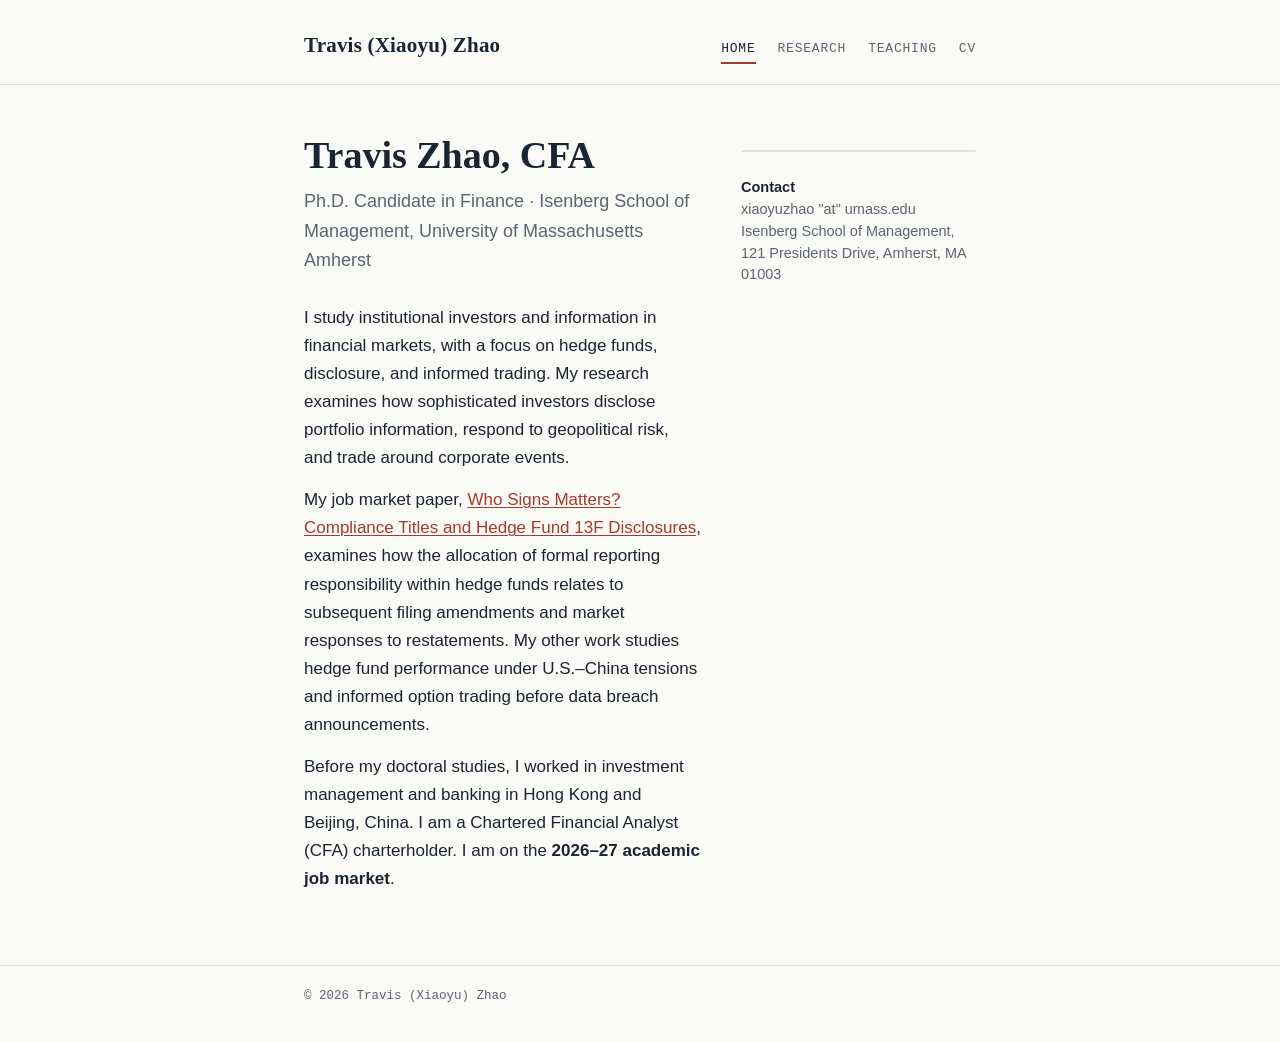
<file: index.html>
<!DOCTYPE html>
<html lang="en">
<head>
<meta charset="UTF-8">
<meta name="google-site-verification" content="uP5AOf_Pv65AlvkQ940kmf3sbak5DXpjD-783DQnp3Y" />
<meta name="viewport" content="width=device-width, initial-scale=1.0">
<title>Travis Zhao — Finance Ph.D. Candidate, UMass Amherst</title>
<meta name="description" content="Travis (Xiaoyu) Zhao, CFA. Finance Ph.D. candidate at the Isenberg School of Management, University of Massachusetts Amherst. On the 2026–27 academic job market. Research on hedge funds, governance, financial disclosure, geopolitical risk, and informed trading.">
<link rel="preconnect" href="https://fonts.googleapis.com">
<link href="https://fonts.googleapis.com/css2?family=Spectral:wght@400;600&family=Source+Sans+3:wght@400;600&family=IBM+Plex+Mono:wght@400;500&display=swap" rel="stylesheet">
<link rel="stylesheet" href="style.css">
<meta http-equiv="refresh" content="0; url=https://traviszhao1128.github.io/">
<link rel="canonical" href="https://traviszhao1128.github.io/">
</head>
<body>

<header>
  <div class="wrap header-inner">
    <a class="brand" href="index.html">
      <span class="brand-name">Travis (Xiaoyu) Zhao</span>
    </a>
    <nav aria-label="Main">
      <a href="index.html" aria-current="page">Home</a>
      <a href="research.html">Research</a>
      <a href="teaching.html">Teaching</a>
      <a href="cv.html">CV</a>
    </nav>
  </div>
</header>

<main>
    <div class="wrap">
    <div class="hero">
      <div class="hero-text">
        <h1>Travis Zhao, CFA</h1>
        <p class="subtitle">Ph.D. Candidate in Finance · Isenberg School of Management, University of Massachusetts Amherst</p>
        <p>I study institutional investors and information in financial markets, with a focus on hedge funds, disclosure, and informed trading. My research examines how sophisticated investors disclose portfolio information, respond to geopolitical risk, and trade around corporate events.</p>
        <p>My job market paper, <a href="research.html">Who Signs Matters? Compliance Titles and Hedge Fund 13F Disclosures</a>, examines how the allocation of formal reporting responsibility within hedge funds relates to subsequent filing amendments and market responses to restatements. My other work studies hedge fund performance under U.S.–China tensions and informed option trading before data breach announcements.</p>
        <p>Before my doctoral studies, I worked in investment management and banking in Hong Kong and Beijing, China. I am a Chartered Financial Analyst (CFA) charterholder. I am on the <strong>2026–27 academic job market</strong>.</p>
      </div>
      <div class="hero-side">
        <img class="headshot" src="assets/Zhao_headshot.jpg" alt="Travis (Xiaoyu) Zhao">
        <div class="contact-block">
          <p><strong>Contact</strong><br>
          xiaoyuzhao "at" umass.edu<br>
          Isenberg School of Management, 121 Presidents Drive, Amherst, MA 01003</p>
        </div>
      </div>
    </div>
  </div>
</main>

<footer>
  <div class="wrap">© 2026 Travis (Xiaoyu) Zhao</div>
</footer>

</body>
</html>
</file>
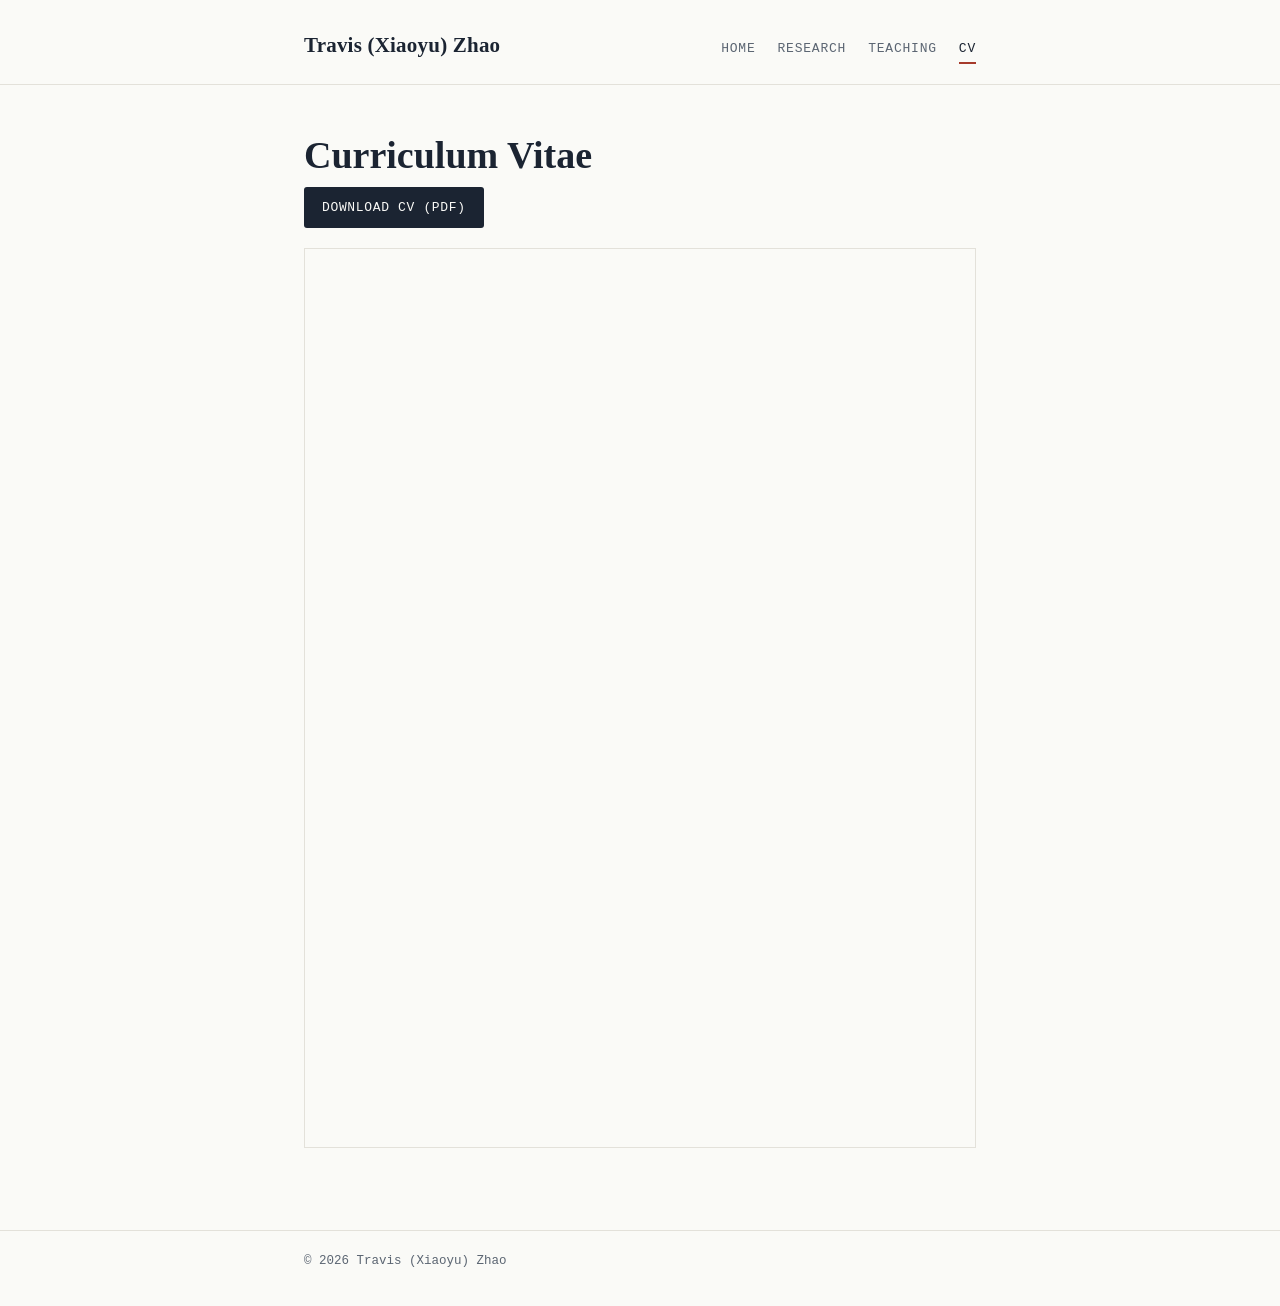
<file: cv.html>
<!DOCTYPE html>
<html lang="en">
<head>
<meta charset="UTF-8">
<meta name="viewport" content="width=device-width, initial-scale=1.0">
<title>CV — Travis (Xiaoyu) Zhao</title>
<meta name="description" content="Curriculum vitae of Travis (Xiaoyu) Zhao, Finance Ph.D. candidate at UMass Amherst.">
<link rel="preconnect" href="https://fonts.googleapis.com">
<link href="https://fonts.googleapis.com/css2?family=Spectral:wght@400;600&family=Source+Sans+3:wght@400;600&family=IBM+Plex+Mono:wght@400;500&display=swap" rel="stylesheet">
<link rel="stylesheet" href="style.css">
<meta http-equiv="refresh" content="0; url=https://traviszhao1128.github.io/cv.html">
<link rel="canonical" href="https://traviszhao1128.github.io/cv.html">
</head>
<body>

<header>
  <div class="wrap header-inner">
    <a class="brand" href="index.html">
      <span class="brand-name">Travis (Xiaoyu) Zhao</span>
    </a>
    <nav aria-label="Main">
      <a href="index.html">Home</a>
      <a href="research.html">Research</a>
      <a href="teaching.html">Teaching</a>
      <a href="cv.html" aria-current="page">CV</a>
    </nav>
  </div>
</header>

<main>
  <div class="wrap">
    <h1>Curriculum Vitae</h1>

    <p><a class="btn" href="assets/Zhao_CV.pdf">Download CV (PDF)</a></p>

    <object class="cv-frame" data="assets/Zhao_CV.pdf" type="application/pdf" aria-label="Embedded CV PDF">
      <p>Your browser cannot display the embedded PDF. <a href="assets/Zhao_CV.pdf">Download the CV</a> instead.</p>
    </object>
  </div>
</main>

<footer>
  <div class="wrap">© 2026 Travis (Xiaoyu) Zhao</div>
</footer>

</body>
</html>
</file>
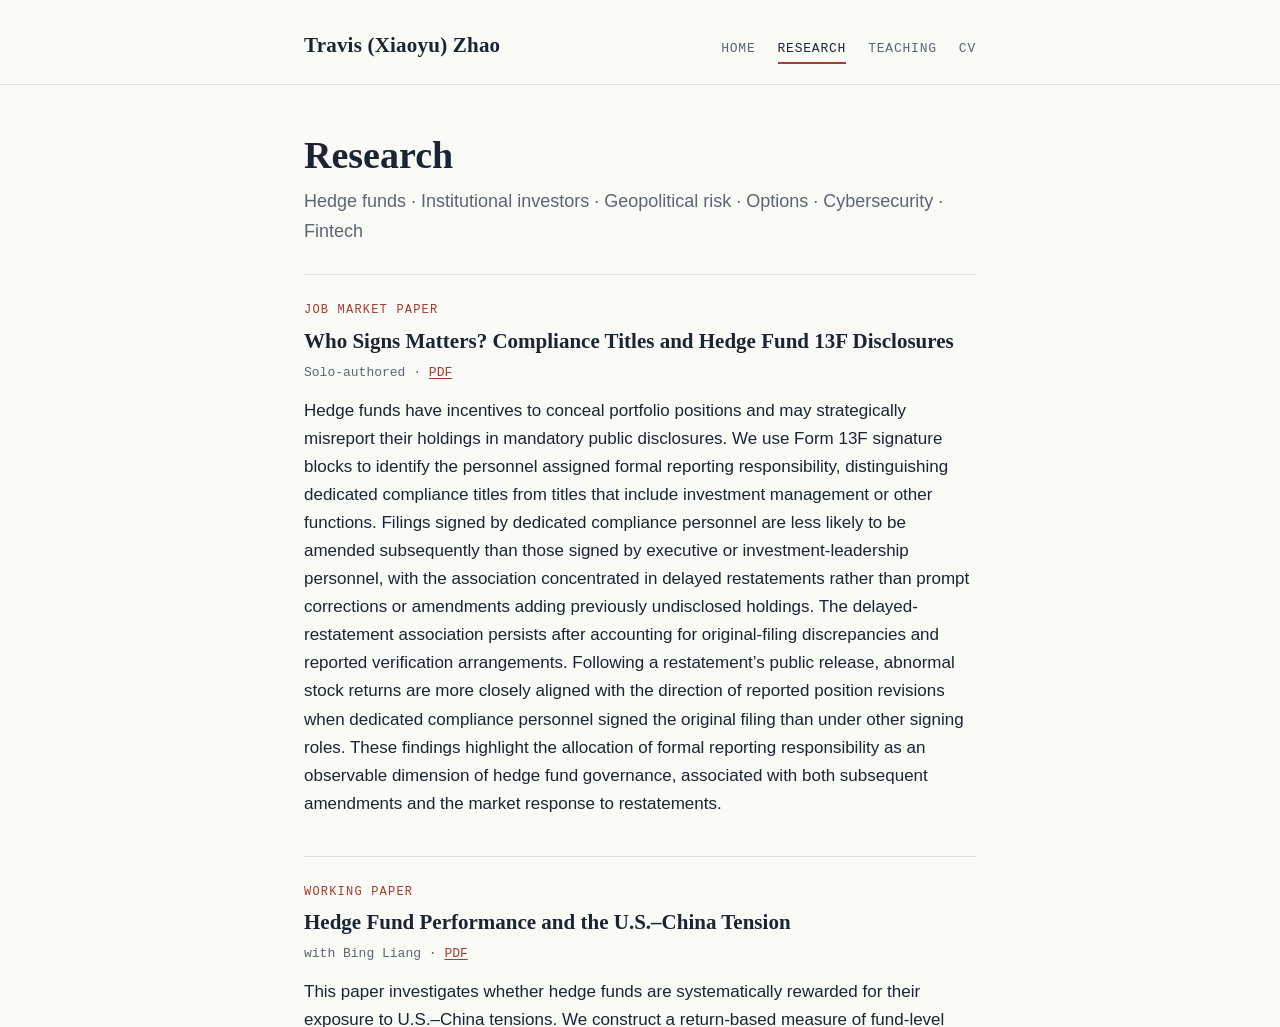
<file: research.html>
<!DOCTYPE html>
<html lang="en">
<head>
<meta charset="UTF-8">
<meta name="viewport" content="width=device-width, initial-scale=1.0">
<title>Research — Travis (Xiaoyu) Zhao</title>
<meta name="description" content="Job market paper, working papers, and research in progress by Travis (Xiaoyu) Zhao: hedge fund compliance and 13F disclosures, U.S.–China tension, and informed option trading around data breaches.">
<link rel="preconnect" href="https://fonts.googleapis.com">
<link href="https://fonts.googleapis.com/css2?family=Spectral:wght@400;600&family=Source+Sans+3:wght@400;600&family=IBM+Plex+Mono:wght@400;500&display=swap" rel="stylesheet">
<link rel="stylesheet" href="style.css">
<meta http-equiv="refresh" content="0; url=https://traviszhao1128.github.io/research.html">
<link rel="canonical" href="https://traviszhao1128.github.io/research.html">
</head>
<body>

<header>
  <div class="wrap header-inner">
    <a class="brand" href="index.html">
      <span class="brand-name">Travis (Xiaoyu) Zhao</span>
    </a>
    <nav aria-label="Main">
      <a href="index.html">Home</a>
      <a href="research.html" aria-current="page">Research</a>
      <a href="teaching.html">Teaching</a>
      <a href="cv.html">CV</a>
    </nav>
  </div>
</header>

<main>
  <div class="wrap">
    <h1>Research</h1>
    <p class="subtitle">Hedge funds · Institutional investors · Geopolitical risk · Options · Cybersecurity · Fintech</p>

    <article class="paper">
      <span class="eyebrow">Job Market Paper</span>
      <h3>Who Signs Matters? Compliance Titles and Hedge Fund 13F Disclosures</h3>
      <p class="meta">Solo-authored · <a href="papers/Who%20Signs%20Matters%3F%20Compliance%20Titles%20and%20Hedge%20Fund%2013F%20Disclosures.pdf">PDF</a></p>
      <p class="abstract">Hedge funds have incentives to conceal portfolio positions and may strategically misreport their holdings in mandatory public disclosures. We use Form 13F signature blocks to identify the personnel assigned formal reporting responsibility, distinguishing dedicated compliance titles from titles that include investment management or other functions. Filings signed by dedicated compliance personnel are less likely to be amended subsequently than those signed by executive or investment-leadership personnel, with the association concentrated in delayed restatements rather than prompt corrections or amendments adding previously undisclosed holdings. The delayed-restatement association persists after accounting for original-filing discrepancies and reported verification arrangements. Following a restatement’s public release, abnormal stock returns are more closely aligned with the direction of reported position revisions when dedicated compliance personnel signed the original filing than under other signing roles. These findings highlight the allocation of formal reporting responsibility as an observable dimension of hedge fund governance, associated with both subsequent amendments and the market response to restatements.</p>
    </article>

    <article class="paper">
      <span class="eyebrow">Working Paper</span>
      <h3>Hedge Fund Performance and the U.S.–China Tension</h3>
      <p class="meta">with Bing Liang · <a href="papers/HFUCT.pdf">PDF</a></p>
      <p class="abstract">This paper investigates whether hedge funds are systematically rewarded for their exposure to U.S.–China tensions. We construct a return-based measure of fund-level exposure (“tension beta”) using a novel news-based index of U.S.–China tension orthogonalized to macroeconomic and policy uncertainty. We find that funds with higher tension betas earn significantly higher out-of-sample excess returns and risk-adjusted alphas. This positive relation cannot be explained by conventional risk factors or fund characteristics. Form 13F holdings show that manager families with more hedge-like fund-return exposure also hold long-equity portfolios with more favorable sensitivity to rising tension. We further show that a subset of directional and semi-directional funds actively time U.S.–China tension: they maintain higher exposure in normal periods but strategically reduce exposure during high-tension episodes. In contrast, non-directional funds show no evidence of tension timing.</p>
      <details>
        <summary>Presentations</summary>
        <ul>
          <li>SoFiE Annual Conference, 2026</li>
          <li>EFA Annual Conference, 2026</li>
          <li>SWFA Annual Conference, 2026</li>
          <li>5th Frontiers of Factor Investing Conference, Lancaster University, 2026</li>
          <li>10th Annual Volatility Institute Conference, NYU Shanghai, 2025</li>
          <li>2nd Annual Boca Finance and Real Estate Conference, Florida Atlantic University, 2025</li>
        </ul>
      </details>
    </article>

    <article class="paper">
      <span class="eyebrow">Working Paper</span>
      <h3>Informed Option Trading: Evidence from Data Breaches</h3>
      <p class="meta">Solo-authored · <a href="papers/Zhao_Informed_Option_Trading_Data_Breaches.pdf">PDF</a></p>
      <p class="abstract">This paper investigates the information content of options trading before data breach announcements. I document abnormal implied volatility skew in the days leading up to the announcements. This measure captures the relative expensiveness of put options and predicts the post-announcement returns of the stocks. The finding is robust to a placebo test and a propensity score matched sample. Moreover, the predictive power of the implied volatility skew is stronger when the option market is more liquid relative to the stock market, and when the underlying stock underperforms prior to the announcements. Overall, the results confirm the information content of data breach announcements and suggest the presence of informed option trading before such events.</p>
      <details>
        <summary>Presentations</summary>
        <ul>
          <li>14th World Finance &amp; Banking Symposium, 2025</li>
          <li>INFORMS Annual Conference, 2025</li>
          <li>UMass Amherst Isenberg Brownbag, 2024</li>
        </ul>
      </details>
    </article>

    <h2>Work in Progress</h2>
    <ul class="plain">
      <li><strong>Institutional Investors and Section 301 Tariffs</strong> — how institutional investors responded to firm-level exposure created by the Section 301 tariff actions.</li>
      <li><strong>PCAOB and U.S.-Listed Chinese Stocks</strong> — market effects of Public Company Accounting Oversight Board inspection developments on U.S.-listed Chinese firms.</li>
    </ul>
  </div>
</main>

<footer>
  <div class="wrap">© 2026 Travis (Xiaoyu) Zhao</div>
</footer>

</body>
</html>
</file>
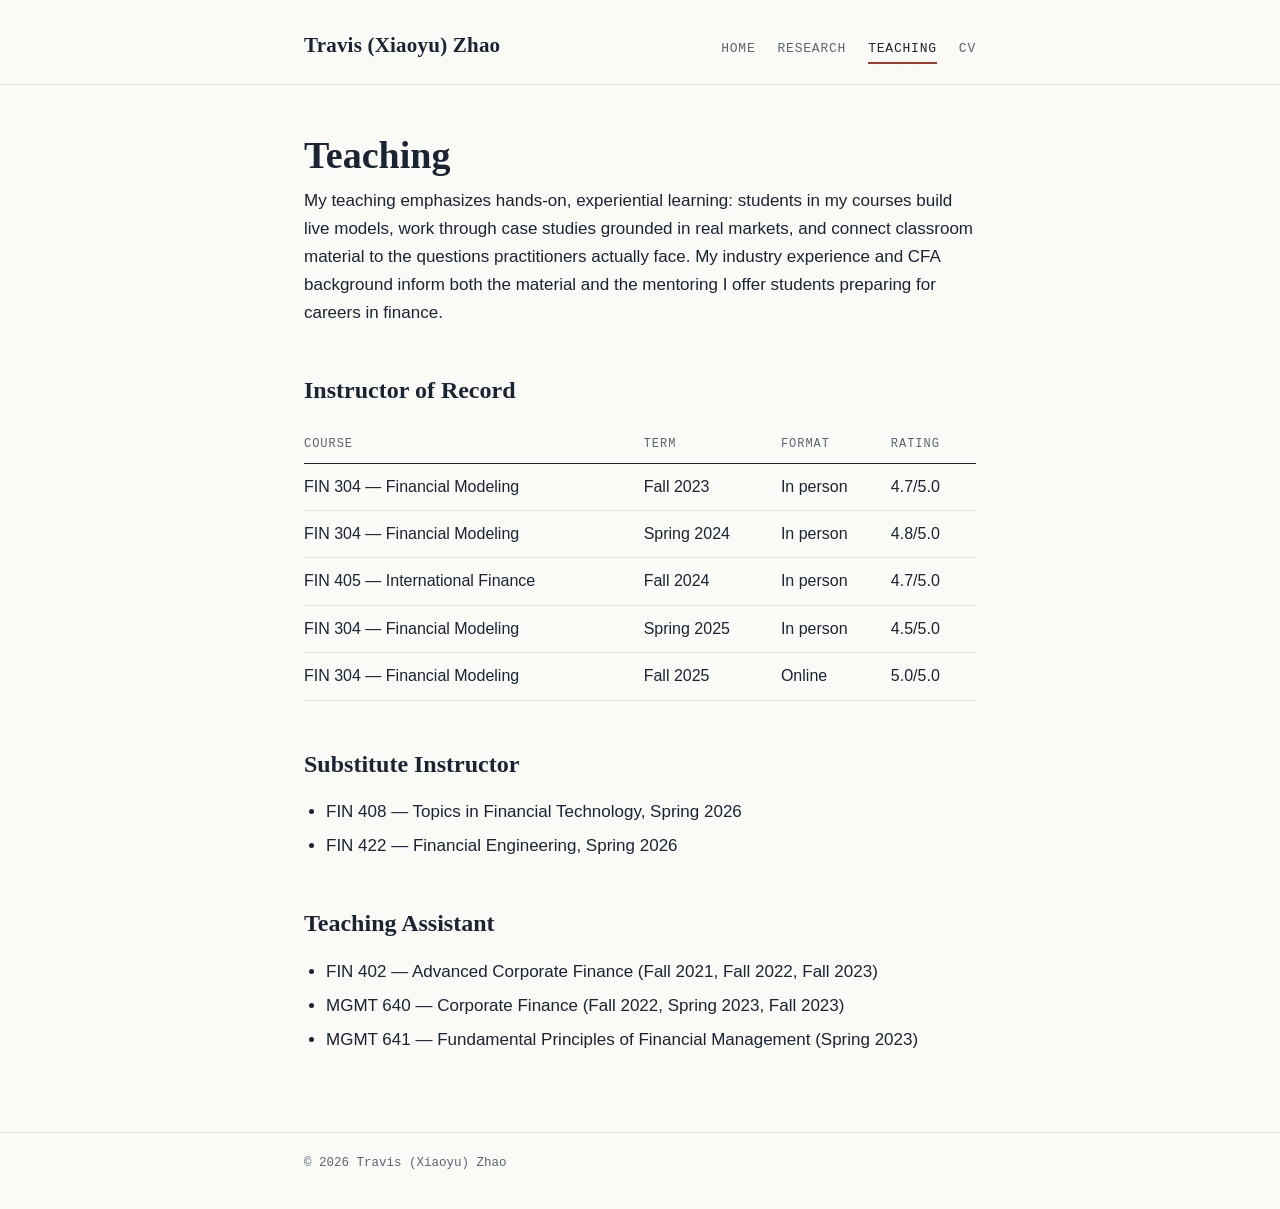
<file: teaching.html>
<!DOCTYPE html>
<html lang="en">
<head>
<meta charset="UTF-8">
<meta name="viewport" content="width=device-width, initial-scale=1.0">
<title>Teaching — Travis (Xiaoyu) Zhao</title>
<meta name="description" content="Teaching record of Travis (Xiaoyu) Zhao: Financial Modeling and International Finance at the Isenberg School of Management, UMass Amherst.">
<link rel="preconnect" href="https://fonts.googleapis.com">
<link href="https://fonts.googleapis.com/css2?family=Spectral:wght@400;600&family=Source+Sans+3:wght@400;600&family=IBM+Plex+Mono:wght@400;500&display=swap" rel="stylesheet">
<link rel="stylesheet" href="style.css">
<meta http-equiv="refresh" content="0; url=https://traviszhao1128.github.io/teaching.html">
<link rel="canonical" href="https://traviszhao1128.github.io/teaching.html">
</head>
<body>

<header>
  <div class="wrap header-inner">
    <a class="brand" href="index.html">
      <span class="brand-name">Travis (Xiaoyu) Zhao</span>
    </a>
    <nav aria-label="Main">
      <a href="index.html">Home</a>
      <a href="research.html">Research</a>
      <a href="teaching.html" aria-current="page">Teaching</a>
      <a href="cv.html">CV</a>
    </nav>
  </div>
</header>

<main>
  <div class="wrap">
    <h1>Teaching</h1>

    <p>My teaching emphasizes hands-on, experiential learning: students in my courses build live models, work through case studies grounded in real markets, and connect classroom material to the questions practitioners actually face. My industry experience and CFA background inform both the material and the mentoring I offer students preparing for careers in finance.</p>

    <h2>Instructor of Record</h2>
   <table>
      <tr>
        <th>Course</th>
        <th>Term</th>
        <th>Format</th>
        <th>Rating</th>
      </tr>
      <tr>
        <td>FIN 304 — Financial Modeling</td>
        <td>Fall 2023</td>
        <td>In person</td>
        <td>4.7/5.0</td>
      </tr>
      <tr>
        <td>FIN 304 — Financial Modeling</td>
        <td>Spring 2024</td>
        <td>In person</td>
        <td>4.8/5.0</td>
      </tr>
      <tr>
        <td>FIN 405 — International Finance</td>
        <td>Fall 2024</td>
        <td>In person</td>
        <td>4.7/5.0</td>
      </tr>
      <tr>
        <td>FIN 304 — Financial Modeling</td>
        <td>Spring 2025</td>
        <td>In person</td>
        <td>4.5/5.0</td>
      </tr>
      <tr>
        <td>FIN 304 — Financial Modeling</td>
        <td>Fall 2025</td>
        <td>Online</td>
        <td>5.0/5.0</td>
      </tr>
    </table>

    <h2>Substitute Instructor</h2>
    <ul class="plain">
      <li>FIN 408 — Topics in Financial Technology, Spring 2026</li>
      <li>FIN 422 — Financial Engineering, Spring 2026</li>
    </ul>

    <h2>Teaching Assistant</h2>
    <ul class="plain">
      <li>FIN 402 — Advanced Corporate Finance (Fall 2021, Fall 2022, Fall 2023)</li>
      <li>MGMT 640 — Corporate Finance (Fall 2022, Spring 2023, Fall 2023)</li>
      <li>MGMT 641 — Fundamental Principles of Financial Management (Spring 2023)</li>
    </ul>

  </div>
</main>

<footer>
  <div class="wrap">© 2026 Travis (Xiaoyu) Zhao</div>
</footer>

</body>
</html>
</file>
<file: style.css>
/* Travis (Xiaoyu) Zhao — academic site
   Palette: ink #1B2432 / paper #FAFAF7 / seal #A63A2B / slate #5B6572 / hairline #E3E1DA
   Type: Spectral (display) / Source Sans 3 (body) / IBM Plex Mono (meta) */

:root {
  --ink: #1B2432;
  --paper: #FAFAF7;
  --seal: #A63A2B;
  --slate: #5B6572;
  --hairline: #E3E1DA;
  --maxw: 720px;
}

* { box-sizing: border-box; margin: 0; padding: 0; }

html { scroll-behavior: smooth; }
@media (prefers-reduced-motion: reduce) {
  html { scroll-behavior: auto; }
  * { transition: none !important; }
}

body {
  font-family: "Source Sans 3", -apple-system, "Segoe UI", sans-serif;
  font-size: 17px;
  line-height: 1.65;
  color: var(--ink);
  background: var(--paper);
}

.wrap {
  max-width: var(--maxw);
  margin: 0 auto;
  padding: 0 24px;
}

/* ---------- Header ---------- */
header {
  border-bottom: 1px solid var(--hairline);
  padding: 28px 0 20px;
}

.header-inner {
  display: flex;
  align-items: baseline;
  justify-content: space-between;
  flex-wrap: wrap;
  gap: 12px;
}

.brand {
  display: flex;
  align-items: center;
  gap: 12px;
  text-decoration: none;
  color: var(--ink);
}

.brand-name {
  font-family: "Spectral", serif;
  font-size: 21px;
  font-weight: 600;
  letter-spacing: 0.01em;
}

nav {
  display: flex;
  gap: 22px;
}

nav a {
  font-family: "IBM Plex Mono", monospace;
  font-size: 13px;
  letter-spacing: 0.06em;
  text-transform: uppercase;
  color: var(--slate);
  text-decoration: none;
  padding-bottom: 3px;
  border-bottom: 2px solid transparent;
  transition: color 0.15s ease, border-color 0.15s ease;
}

nav a:hover, nav a:focus-visible { color: var(--ink); }
nav a[aria-current="page"] {
  color: var(--ink);
  border-bottom-color: var(--seal);
}

a:focus-visible {
  outline: 2px solid var(--seal);
  outline-offset: 3px;
}

/* ---------- Main ---------- */
main { padding: 48px 0 72px; }

h1 {
  font-family: "Spectral", serif;
  font-size: 38px;
  font-weight: 600;
  line-height: 1.2;
  margin-bottom: 8px;
}

.subtitle {
  font-size: 18px;
  color: var(--slate);
  margin-bottom: 28px;
}

h2 {
  font-family: "Spectral", serif;
  font-size: 24px;
  font-weight: 600;
  margin: 44px 0 14px;
}

p + p { margin-top: 14px; }

a { color: var(--seal); text-decoration-thickness: 1px; text-underline-offset: 2px; }
a:hover { text-decoration-thickness: 2px; }

/* Eyebrow labels */
.eyebrow {
  font-family: "IBM Plex Mono", monospace;
  font-size: 12px;
  letter-spacing: 0.1em;
  text-transform: uppercase;
  color: var(--seal);
  display: block;
  margin-bottom: 6px;
}

/* ---------- Paper entries ---------- */
.paper {
  border-top: 1px solid var(--hairline);
  padding: 26px 0;
}
.paper:last-of-type { border-bottom: 1px solid var(--hairline); }

.paper h3 {
  font-family: "Spectral", serif;
  font-size: 21px;
  font-weight: 600;
  line-height: 1.35;
  margin-bottom: 6px;
}

.paper .meta {
  font-family: "IBM Plex Mono", monospace;
  font-size: 13px;
  color: var(--slate);
  margin-bottom: 12px;
}

.paper .abstract { margin-bottom: 12px; }

.paper details summary {
  font-family: "IBM Plex Mono", monospace;
  font-size: 13px;
  letter-spacing: 0.04em;
  color: var(--slate);
  cursor: pointer;
  margin-bottom: 8px;
}
.paper details summary:hover { color: var(--ink); }
.paper details ul { margin: 6px 0 10px 22px; font-size: 15.5px; }
.paper details li { margin-bottom: 3px; }

/* Featured JMP card on home */
/* ---------- Buttons ---------- */
.btn {
  display: inline-block;
  font-family: "IBM Plex Mono", monospace;
  font-size: 13px;
  letter-spacing: 0.05em;
  text-transform: uppercase;
  color: var(--paper);
  background: var(--ink);
  padding: 10px 18px;
  border-radius: 3px;
  text-decoration: none;
  transition: background 0.15s ease;
}
.btn:hover { background: var(--seal); }
.btn.secondary {
  color: var(--ink);
  background: transparent;
  border: 1px solid var(--ink);
}
.btn.secondary:hover { color: var(--seal); border-color: var(--seal); background: transparent; }

/* ---------- Teaching table ---------- */
table {
  width: 100%;
  border-collapse: collapse;
  margin: 16px 0 8px;
  font-size: 16px;
}
th {
  font-family: "IBM Plex Mono", monospace;
  font-size: 12px;
  letter-spacing: 0.08em;
  text-transform: uppercase;
  color: var(--slate);
  text-align: left;
  padding: 8px 12px 8px 0;
  border-bottom: 1px solid var(--ink);
  font-weight: 500;
}
td {
  padding: 10px 12px 10px 0;
  border-bottom: 1px solid var(--hairline);
  vertical-align: top;
}

ul.plain { margin: 10px 0 0 22px; }
ul.plain li { margin-bottom: 6px; }

/* ---------- Contact block ---------- */
.contact-block {
  margin-top: 36px;
  padding-top: 24px;
  border-top: 1px solid var(--hairline);
  font-size: 16px;
  color: var(--slate);
}
.contact-block strong { color: var(--ink); }

/* ---------- CV embed ---------- */
.cv-frame {
  width: 100%;
  height: 900px;
  border: 1px solid var(--hairline);
  margin-top: 20px;
}

/* ---------- Footer ---------- */
footer {
  border-top: 1px solid var(--hairline);
  padding: 20px 0 36px;
  font-family: "IBM Plex Mono", monospace;
  font-size: 12.5px;
  color: var(--slate);
}

/* ---------- Mobile ---------- */
@media (max-width: 560px) {
  h1 { font-size: 30px; }
  .header-inner { flex-direction: column; align-items: flex-start; }
  nav { gap: 16px; flex-wrap: wrap; }
  .cv-frame { height: 520px; }
}

/* ---------- Headshot ---------- */
.hero {
  display: flex;
  gap: 40px;
  align-items: flex-start;
}

.hero-text { flex: 1; }

.hero-side {
  width: 235px;
  flex-shrink: 0;
}

.headshot {
  width: 100%;
  height: auto;
  margin-top: 10px;
  border-radius: 4px;
  border: 1px solid var(--hairline);
}

.hero-side .contact-block {
  margin-top: 16px;
  padding-top: 0;
  border-top: none;
  font-size: 14.5px;
  line-height: 1.5;
}

@media (max-width: 600px) {
  .hero { flex-direction: column; align-items: center; }
  .hero-side { width: 200px; }
  .headshot { margin-top: 0; }
}
</file>
